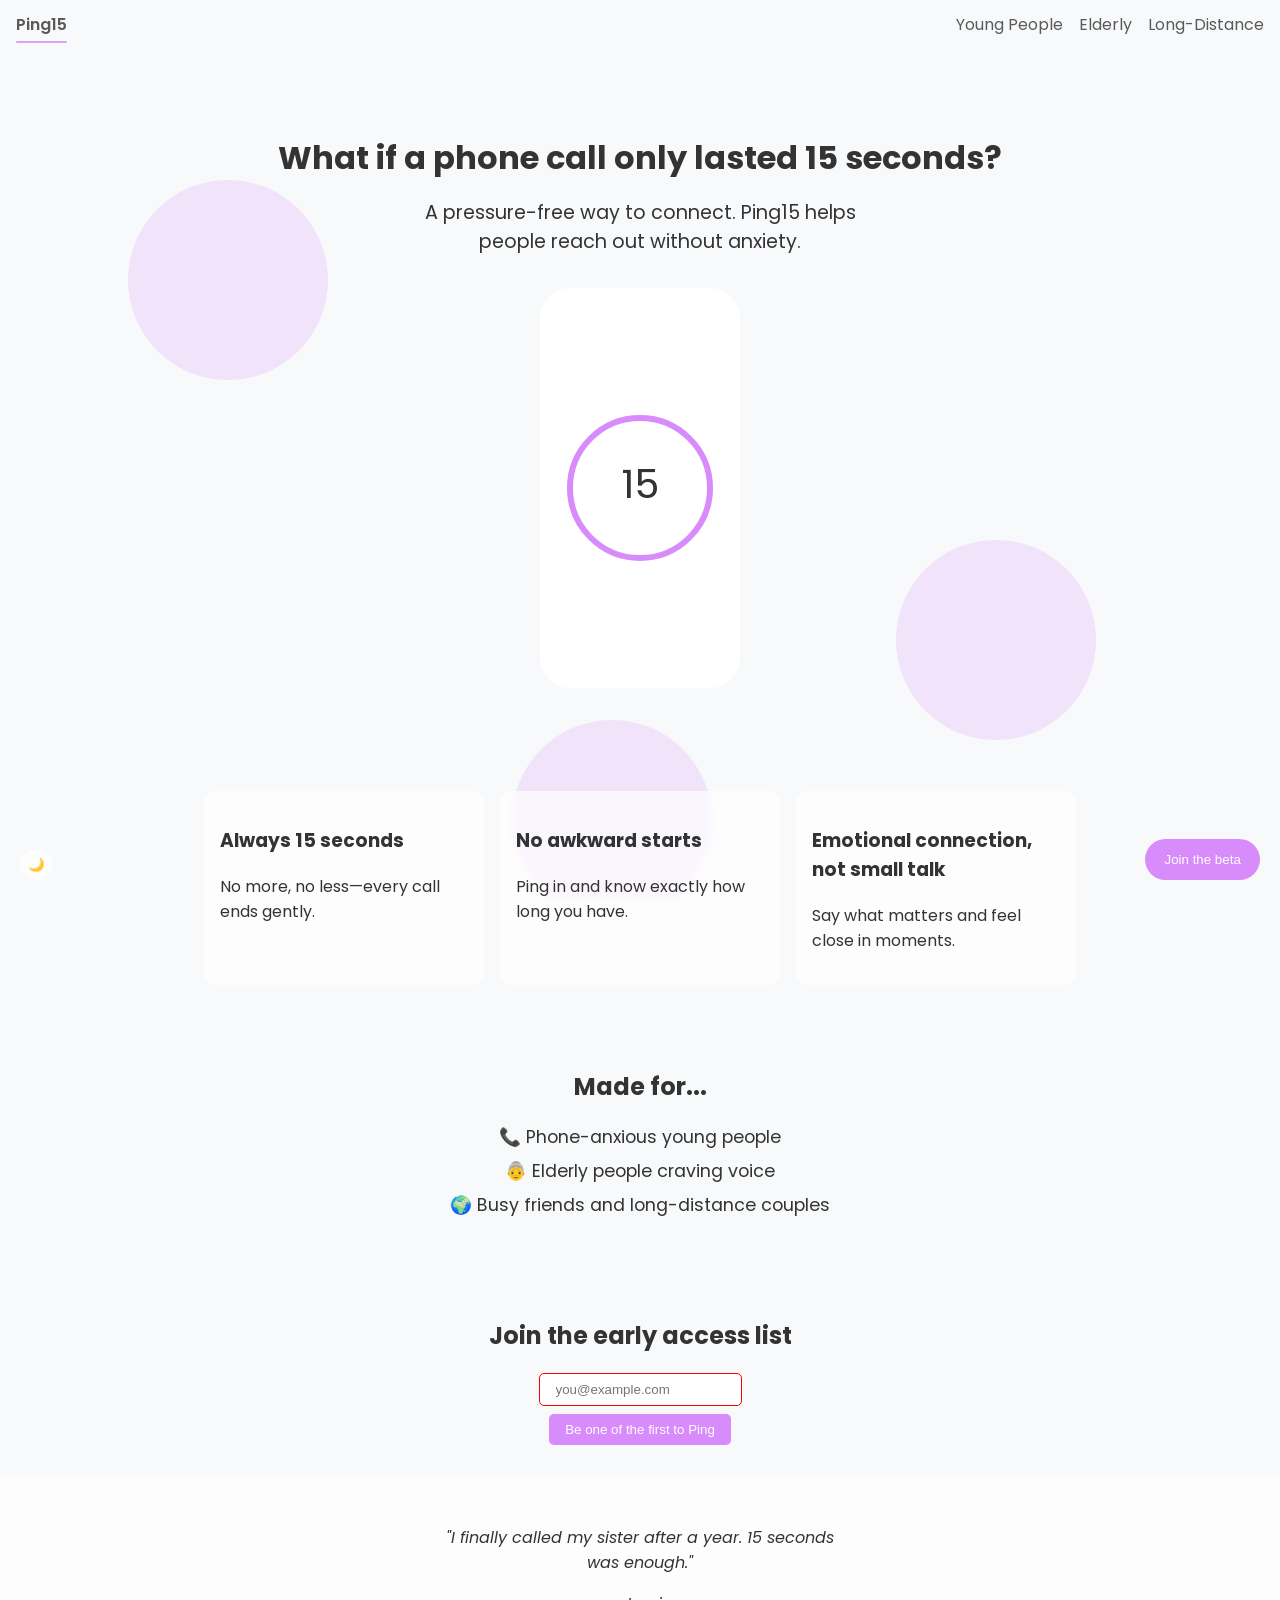
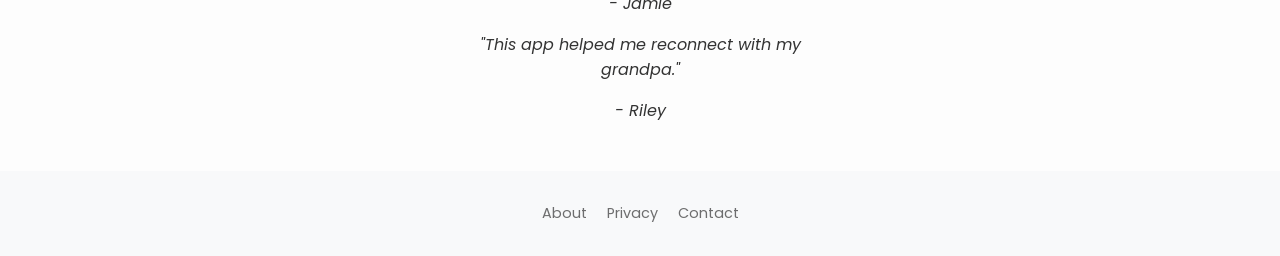
<file: index.html>
<!DOCTYPE html>
<html lang="en">
<head>
  <meta charset="UTF-8">
  <meta name="viewport" content="width=device-width, initial-scale=1.0">
  <meta name="description" content="Ping15 - Fight phone call anxiety with 15-second calls." />
  <meta property="og:title" content="Ping15" />
  <meta property="og:description" content="Fifteen second calls for stress-free connection" />
  <title>Ping15</title>
  <link rel="preconnect" href="https://fonts.gstatic.com">
  <link href="https://fonts.googleapis.com/css2?family=Poppins:wght@300;400;600&display=swap" rel="stylesheet">
  <link rel="stylesheet" href="styles.css">
</head>
<body>
  <nav class="main-nav reveal">
    <a href="index.html" class="logo active">Ping15</a>
    <a href="young.html">Young People</a>
    <a href="elderly.html">Elderly</a>
    <a href="longdistance.html">Long-Distance</a>
  </nav>
  <div class="background">
    <span style="left:10%; top:20%;"></span>
    <span style="left:70%; top:60%; animation-delay:3s;"></span>
    <span style="left:40%; top:80%; animation-delay:6s;"></span>
  </div>
  <header class="hero">
    <h1 class="headline">What if a phone call only lasted 15 seconds?</h1>
    <p class="subheadline">A pressure-free way to connect. Ping15 helps people reach out without anxiety.</p>
    <div class="phone-mockup" id="demo">
      <svg viewBox="0 0 200 400" class="phone">
        <rect x="0" y="0" width="200" height="400" rx="30" ry="30" fill="var(--phone-bg)"/>
        <circle cx="100" cy="200" r="70" stroke="var(--accent)" stroke-width="6" fill="none"/>
        <text x="100" y="210" text-anchor="middle" font-size="40" fill="var(--text)" id="timer">15</text>
      </svg>
    </div>
  </header>

  <main>
    <section class="features" id="features">
      <div class="card">
        <h3>Always 15 seconds</h3>
        <p>No more, no less&mdash;every call ends gently.</p>
      </div>
      <div class="card">
        <h3>No awkward starts</h3>
        <p>Ping in and know exactly how long you have.</p>
      </div>
      <div class="card">
        <h3>Emotional connection, not small talk</h3>
        <p>Say what matters and feel close in moments.</p>
      </div>
    </section>

    <section class="use-cases" id="use">
      <h2>Made for...</h2>
      <ul>
        <li>📞 Phone-anxious young people</li>
        <li>👵 Elderly people craving voice</li>
        <li>🌍 Busy friends and long-distance couples</li>
      </ul>
    </section>

    <section class="signup" id="signup">
      <h2>Join the early access list</h2>
      <form id="emailForm">
        <input type="email" id="email" placeholder="you@example.com" required>
        <button type="submit">Be one of the first to Ping</button>
      </form>
      <div id="thanks" class="hidden">Thank you! 🎉</div>
    </section>

    <section class="testimonials" id="testimonials">
      <blockquote>
        <p>"I finally called my sister after a year. 15 seconds was enough."</p>
        <span>- Jamie</span>
      </blockquote>
      <blockquote>
        <p>"This app helped me reconnect with my grandpa."</p>
        <span>- Riley</span>
      </blockquote>
    </section>
  </main>

  <button class="cta" id="cta">Join the beta</button>
  <button id="modeToggle" class="mode-toggle">🌙</button>

  <footer>
    <nav>
      <a href="#about">About</a>
      <a href="#privacy">Privacy</a>
      <a href="#contact">Contact</a>
    </nav>
  </footer>

  <script src="script.js"></script>
</body>
</html>
</file>
<file: styles.css>
:root {
  --bg: #f8f9fa;
  --text: #333;
  --accent: #d88bfb;
  --card-bg: #ffffffaa;
  --phone-bg: #fff;
  --transition: 0.4s ease;
}
body.dark {
  --bg: #2d2d2d;
  --text: #f0f0f0;
  --accent: #d88bfb;
  --card-bg: #444444aa;
  --phone-bg: #333;
}
* {
  box-sizing: border-box;
}
body {
  margin: 0;
  font-family: 'Poppins', sans-serif;
  background: var(--bg);
  color: var(--text);
  overflow-x: hidden;
}

/* navigation */
.main-nav {
  position: sticky;
  top: 0;
  display: flex;
  align-items: center;
  gap: 1rem;
  padding: 0.5rem 1rem;
  background: var(--bg);
  z-index: 100;
  transform: translateY(-40px);
  opacity: 0;
  transition: var(--transition);
}
.main-nav.reveal {
  transform: translateY(0);
  opacity: 1;
}
.main-nav.scrolled {
  box-shadow: 0 2px 6px rgba(0,0,0,0.05);
}
.main-nav .logo {
  font-weight: 600;
  margin-right: auto;
  text-decoration: none;
  color: var(--text);
}
.main-nav a {
  text-decoration: none;
  color: var(--text);
  padding: 0.25rem 0;
  position: relative;
  opacity: 0.8;
  transition: var(--transition);
}
.main-nav a:hover {
  opacity: 1;
}
.main-nav a.active::after {
  content: '';
  position: absolute;
  left: 0;
  right: 0;
  bottom: -2px;
  height: 2px;
  background: var(--accent);
  border-radius: 2px;
}
.hero {
  padding: 4rem 1rem;
  text-align: center;
  position: relative;
}
.headline {
  font-size: 2rem;
  margin-bottom: 1rem;
  opacity: 0;
  transform: translateY(20px);
  transition: var(--transition);
}
.subheadline {
  font-size: 1.2rem;
  max-width: 500px;
  margin: 0 auto 2rem;
  opacity: 0;
  transform: translateY(20px);
  transition: var(--transition) 0.2s;
}
.phone-mockup {
  max-width: 200px;
  margin: 0 auto;
  opacity: 0;
  transform: translateY(20px);
  transition: var(--transition) 0.4s;
}
.phone {
  width: 100%;
}
.hero-image {
  width: 80%;
  max-width: 300px;
  margin: 0 auto;
  display: block;
  border-radius: 10px;
  opacity: 0;
  transform: translateY(20px);
  transition: var(--transition) 0.4s;
}
.features {
  display: flex;
  flex-wrap: wrap;
  justify-content: center;
  gap: 1rem;
  padding: 2rem 1rem;
}
.card {
  background: var(--card-bg);
  backdrop-filter: blur(5px);
  border-radius: 10px;
  padding: 1rem;
  width: 280px;
  transition: var(--transition);
  opacity: 0;
  transform: translateY(20px);
}
.card:hover {
  transform: translateY(-5px);
  box-shadow: 0 4px 12px rgba(0,0,0,0.1);
}
.use-cases {
  text-align: center;
  padding: 2rem 1rem;
}
.use-cases ul {
  list-style: none;
  padding: 0;
}
.use-cases li {
  margin: 0.5rem 0;
  font-size: 1.1rem;
  opacity: 0;
  transform: translateY(20px);
  transition: var(--transition);
}
.signup {
  text-align: center;
  padding: 2rem 1rem;
}
#emailForm {
  display: flex;
  flex-direction: column;
  align-items: center;
  gap: 0.5rem;
}
#email {
  padding: 0.5rem 1rem;
  border: 1px solid #ccc;
  border-radius: 5px;
}
#email:invalid {
  border-color: red;
}
#emailForm button {
  padding: 0.5rem 1rem;
  border: none;
  border-radius: 5px;
  background: var(--accent);
  color: white;
  cursor: pointer;
  transition: var(--transition);
}
#emailForm button:hover {
  opacity: 0.8;
}
.hidden {
  display: none;
}
.testimonials {
  background: var(--card-bg);
  padding: 2rem 1rem;
  text-align: center;
}
.testimonials blockquote {
  margin: 1rem auto;
  max-width: 400px;
  font-style: italic;
  opacity: 0;
  transform: translateY(20px);
  transition: var(--transition);
}
.cta {
  position: fixed;
  bottom: 20px;
  right: 20px;
  padding: 0.8rem 1.2rem;
  background: var(--accent);
  color: #fff;
  border: none;
  border-radius: 50px;
  cursor: pointer;
  animation: bounce 3s infinite;
}
.cta.pause {
  animation-play-state: paused;
}
.mode-toggle {
  position: fixed;
  bottom: 20px;
  left: 20px;
  padding: 0.5rem;
  background: var(--card-bg);
  border: none;
  border-radius: 50%;
  cursor: pointer;
}
footer {
  text-align: center;
  padding: 2rem 1rem;
  font-size: 0.9rem;
}
footer a {
  color: inherit;
  margin: 0 0.5rem;
  text-decoration: none;
  opacity: 0.7;
  transition: var(--transition);
}
footer a:hover {
  opacity: 1;
}
@keyframes bounce {
  0%, 20%, 50%, 80%, 100% {transform: translateY(0);} 
  40% {transform: translateY(-6px);} 
  60% {transform: translateY(-3px);} 
}
.background {
  position: fixed;
  top: 0;
  left: 0;
  width: 100%;
  height: 100%;
  overflow: hidden;
  z-index: -1;
}
.background span {
  position: absolute;
  display: block;
  width: 200px;
  height: 200px;
  background: var(--accent);
  opacity: 0.2;
  border-radius: 50%;
  animation: float 15s infinite;
}
@keyframes float {
  0% {transform: translateY(0) scale(1);} 
  50% {transform: translateY(-50px) scale(1.1);} 
  100% {transform: translateY(0) scale(1);} 
}
.reveal {
  opacity: 1 !important;
  transform: translateY(0) !important;
}
</file>
